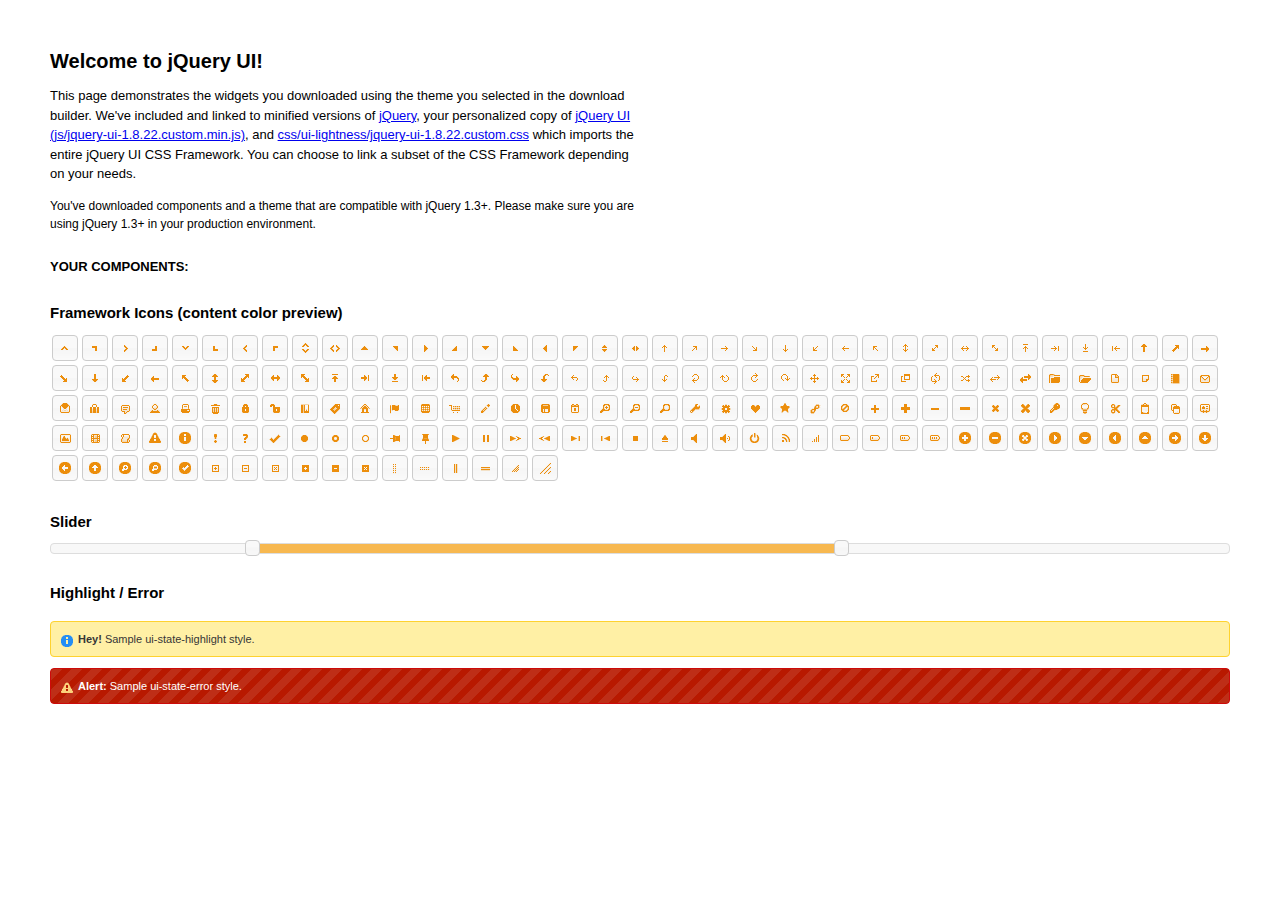
<file: js/jquery-UI/index.html>
<!DOCTYPE html>
<html>
	<head>
		<meta http-equiv="Content-Type" content="text/html; charset=iso-8859-1" />
		<title>jQuery UI Example Page</title>
		<link type="text/css" href="css/ui-lightness/jquery-ui-1.8.22.custom.css" rel="stylesheet" />
		<script type="text/javascript" src="js/jquery-1.7.2.min.js"></script>
		<script type="text/javascript" src="js/jquery-ui-1.8.22.custom.min.js"></script>
		<script type="text/javascript">
			$(function(){

				// Slider
				$('#slider').slider({
					range: true,
					values: [17, 67]
				});

				//hover states on the static widgets
				$('#dialog_link, ul#icons li').hover(
					function() { $(this).addClass('ui-state-hover'); },
					function() { $(this).removeClass('ui-state-hover'); }
				);

			});
		</script>
		<style type="text/css">
			/*demo page css*/
			body{ font: 62.5% "Trebuchet MS", sans-serif; margin: 50px;}
			.demoHeaders { margin-top: 2em; }
			#dialog_link {padding: .4em 1em .4em 20px;text-decoration: none;position: relative;}
			#dialog_link span.ui-icon {margin: 0 5px 0 0;position: absolute;left: .2em;top: 50%;margin-top: -8px;}
			ul#icons {margin: 0; padding: 0;}
			ul#icons li {margin: 2px; position: relative; padding: 4px 0; cursor: pointer; float: left;  list-style: none;}
			ul#icons span.ui-icon {float: left; margin: 0 4px;}
		</style>
	</head>
	<body>
	<h1>Welcome to jQuery UI!</h1>
	<p style="font-size: 1.3em; line-height: 1.5; margin: 1em 0; width: 50%;">This page demonstrates the widgets you downloaded using the theme you selected in the download builder. We've included and linked to minified versions of <a href="js/jquery-1.7.2.min.js">jQuery</a>, your personalized copy of <a href="js/jquery-ui-1.8.22.custom.min.js">jQuery UI (js/jquery-ui-1.8.22.custom.min.js)</a>, and <a href="css/ui-lightness/jquery-ui-1.8.22.custom.css">css/ui-lightness/jquery-ui-1.8.22.custom.css</a> which imports the entire jQuery UI CSS Framework. You can choose to link a subset of the CSS Framework depending on your needs. </p>
	<p style="font-size: 1.2em; line-height: 1.5; margin: 1em 0; width: 50%;">You've downloaded components and a theme that are compatible with jQuery 1.3+. Please make sure you are using jQuery 1.3+ in your production environment.</p>

	<p style="font-weight: bold; margin: 2em 0 1em; font-size: 1.3em;">YOUR COMPONENTS:</p>


		<h2 class="demoHeaders">Framework Icons (content color preview)</h2>
		<ul id="icons" class="ui-widget ui-helper-clearfix">

		<li class="ui-state-default ui-corner-all" title=".ui-icon-carat-1-n"><span class="ui-icon ui-icon-carat-1-n"></span></li>
		<li class="ui-state-default ui-corner-all" title=".ui-icon-carat-1-ne"><span class="ui-icon ui-icon-carat-1-ne"></span></li>
		<li class="ui-state-default ui-corner-all" title=".ui-icon-carat-1-e"><span class="ui-icon ui-icon-carat-1-e"></span></li>

		<li class="ui-state-default ui-corner-all" title=".ui-icon-carat-1-se"><span class="ui-icon ui-icon-carat-1-se"></span></li>
		<li class="ui-state-default ui-corner-all" title=".ui-icon-carat-1-s"><span class="ui-icon ui-icon-carat-1-s"></span></li>
		<li class="ui-state-default ui-corner-all" title=".ui-icon-carat-1-sw"><span class="ui-icon ui-icon-carat-1-sw"></span></li>
		<li class="ui-state-default ui-corner-all" title=".ui-icon-carat-1-w"><span class="ui-icon ui-icon-carat-1-w"></span></li>
		<li class="ui-state-default ui-corner-all" title=".ui-icon-carat-1-nw"><span class="ui-icon ui-icon-carat-1-nw"></span></li>
		<li class="ui-state-default ui-corner-all" title=".ui-icon-carat-2-n-s"><span class="ui-icon ui-icon-carat-2-n-s"></span></li>
		<li class="ui-state-default ui-corner-all" title=".ui-icon-carat-2-e-w"><span class="ui-icon ui-icon-carat-2-e-w"></span></li>
		<li class="ui-state-default ui-corner-all" title=".ui-icon-triangle-1-n"><span class="ui-icon ui-icon-triangle-1-n"></span></li>
		<li class="ui-state-default ui-corner-all" title=".ui-icon-triangle-1-ne"><span class="ui-icon ui-icon-triangle-1-ne"></span></li>

		<li class="ui-state-default ui-corner-all" title=".ui-icon-triangle-1-e"><span class="ui-icon ui-icon-triangle-1-e"></span></li>
		<li class="ui-state-default ui-corner-all" title=".ui-icon-triangle-1-se"><span class="ui-icon ui-icon-triangle-1-se"></span></li>
		<li class="ui-state-default ui-corner-all" title=".ui-icon-triangle-1-s"><span class="ui-icon ui-icon-triangle-1-s"></span></li>
		<li class="ui-state-default ui-corner-all" title=".ui-icon-triangle-1-sw"><span class="ui-icon ui-icon-triangle-1-sw"></span></li>
		<li class="ui-state-default ui-corner-all" title=".ui-icon-triangle-1-w"><span class="ui-icon ui-icon-triangle-1-w"></span></li>
		<li class="ui-state-default ui-corner-all" title=".ui-icon-triangle-1-nw"><span class="ui-icon ui-icon-triangle-1-nw"></span></li>
		<li class="ui-state-default ui-corner-all" title=".ui-icon-triangle-2-n-s"><span class="ui-icon ui-icon-triangle-2-n-s"></span></li>
		<li class="ui-state-default ui-corner-all" title=".ui-icon-triangle-2-e-w"><span class="ui-icon ui-icon-triangle-2-e-w"></span></li>
		<li class="ui-state-default ui-corner-all" title=".ui-icon-arrow-1-n"><span class="ui-icon ui-icon-arrow-1-n"></span></li>

		<li class="ui-state-default ui-corner-all" title=".ui-icon-arrow-1-ne"><span class="ui-icon ui-icon-arrow-1-ne"></span></li>
		<li class="ui-state-default ui-corner-all" title=".ui-icon-arrow-1-e"><span class="ui-icon ui-icon-arrow-1-e"></span></li>
		<li class="ui-state-default ui-corner-all" title=".ui-icon-arrow-1-se"><span class="ui-icon ui-icon-arrow-1-se"></span></li>
		<li class="ui-state-default ui-corner-all" title=".ui-icon-arrow-1-s"><span class="ui-icon ui-icon-arrow-1-s"></span></li>
		<li class="ui-state-default ui-corner-all" title=".ui-icon-arrow-1-sw"><span class="ui-icon ui-icon-arrow-1-sw"></span></li>
		<li class="ui-state-default ui-corner-all" title=".ui-icon-arrow-1-w"><span class="ui-icon ui-icon-arrow-1-w"></span></li>
		<li class="ui-state-default ui-corner-all" title=".ui-icon-arrow-1-nw"><span class="ui-icon ui-icon-arrow-1-nw"></span></li>
		<li class="ui-state-default ui-corner-all" title=".ui-icon-arrow-2-n-s"><span class="ui-icon ui-icon-arrow-2-n-s"></span></li>
		<li class="ui-state-default ui-corner-all" title=".ui-icon-arrow-2-ne-sw"><span class="ui-icon ui-icon-arrow-2-ne-sw"></span></li>

		<li class="ui-state-default ui-corner-all" title=".ui-icon-arrow-2-e-w"><span class="ui-icon ui-icon-arrow-2-e-w"></span></li>
		<li class="ui-state-default ui-corner-all" title=".ui-icon-arrow-2-se-nw"><span class="ui-icon ui-icon-arrow-2-se-nw"></span></li>
		<li class="ui-state-default ui-corner-all" title=".ui-icon-arrowstop-1-n"><span class="ui-icon ui-icon-arrowstop-1-n"></span></li>
		<li class="ui-state-default ui-corner-all" title=".ui-icon-arrowstop-1-e"><span class="ui-icon ui-icon-arrowstop-1-e"></span></li>
		<li class="ui-state-default ui-corner-all" title=".ui-icon-arrowstop-1-s"><span class="ui-icon ui-icon-arrowstop-1-s"></span></li>
		<li class="ui-state-default ui-corner-all" title=".ui-icon-arrowstop-1-w"><span class="ui-icon ui-icon-arrowstop-1-w"></span></li>
		<li class="ui-state-default ui-corner-all" title=".ui-icon-arrowthick-1-n"><span class="ui-icon ui-icon-arrowthick-1-n"></span></li>
		<li class="ui-state-default ui-corner-all" title=".ui-icon-arrowthick-1-ne"><span class="ui-icon ui-icon-arrowthick-1-ne"></span></li>
		<li class="ui-state-default ui-corner-all" title=".ui-icon-arrowthick-1-e"><span class="ui-icon ui-icon-arrowthick-1-e"></span></li>

		<li class="ui-state-default ui-corner-all" title=".ui-icon-arrowthick-1-se"><span class="ui-icon ui-icon-arrowthick-1-se"></span></li>
		<li class="ui-state-default ui-corner-all" title=".ui-icon-arrowthick-1-s"><span class="ui-icon ui-icon-arrowthick-1-s"></span></li>
		<li class="ui-state-default ui-corner-all" title=".ui-icon-arrowthick-1-sw"><span class="ui-icon ui-icon-arrowthick-1-sw"></span></li>
		<li class="ui-state-default ui-corner-all" title=".ui-icon-arrowthick-1-w"><span class="ui-icon ui-icon-arrowthick-1-w"></span></li>
		<li class="ui-state-default ui-corner-all" title=".ui-icon-arrowthick-1-nw"><span class="ui-icon ui-icon-arrowthick-1-nw"></span></li>
		<li class="ui-state-default ui-corner-all" title=".ui-icon-arrowthick-2-n-s"><span class="ui-icon ui-icon-arrowthick-2-n-s"></span></li>
		<li class="ui-state-default ui-corner-all" title=".ui-icon-arrowthick-2-ne-sw"><span class="ui-icon ui-icon-arrowthick-2-ne-sw"></span></li>
		<li class="ui-state-default ui-corner-all" title=".ui-icon-arrowthick-2-e-w"><span class="ui-icon ui-icon-arrowthick-2-e-w"></span></li>
		<li class="ui-state-default ui-corner-all" title=".ui-icon-arrowthick-2-se-nw"><span class="ui-icon ui-icon-arrowthick-2-se-nw"></span></li>

		<li class="ui-state-default ui-corner-all" title=".ui-icon-arrowthickstop-1-n"><span class="ui-icon ui-icon-arrowthickstop-1-n"></span></li>
		<li class="ui-state-default ui-corner-all" title=".ui-icon-arrowthickstop-1-e"><span class="ui-icon ui-icon-arrowthickstop-1-e"></span></li>
		<li class="ui-state-default ui-corner-all" title=".ui-icon-arrowthickstop-1-s"><span class="ui-icon ui-icon-arrowthickstop-1-s"></span></li>
		<li class="ui-state-default ui-corner-all" title=".ui-icon-arrowthickstop-1-w"><span class="ui-icon ui-icon-arrowthickstop-1-w"></span></li>
		<li class="ui-state-default ui-corner-all" title=".ui-icon-arrowreturnthick-1-w"><span class="ui-icon ui-icon-arrowreturnthick-1-w"></span></li>
		<li class="ui-state-default ui-corner-all" title=".ui-icon-arrowreturnthick-1-n"><span class="ui-icon ui-icon-arrowreturnthick-1-n"></span></li>
		<li class="ui-state-default ui-corner-all" title=".ui-icon-arrowreturnthick-1-e"><span class="ui-icon ui-icon-arrowreturnthick-1-e"></span></li>
		<li class="ui-state-default ui-corner-all" title=".ui-icon-arrowreturnthick-1-s"><span class="ui-icon ui-icon-arrowreturnthick-1-s"></span></li>
		<li class="ui-state-default ui-corner-all" title=".ui-icon-arrowreturn-1-w"><span class="ui-icon ui-icon-arrowreturn-1-w"></span></li>

		<li class="ui-state-default ui-corner-all" title=".ui-icon-arrowreturn-1-n"><span class="ui-icon ui-icon-arrowreturn-1-n"></span></li>
		<li class="ui-state-default ui-corner-all" title=".ui-icon-arrowreturn-1-e"><span class="ui-icon ui-icon-arrowreturn-1-e"></span></li>
		<li class="ui-state-default ui-corner-all" title=".ui-icon-arrowreturn-1-s"><span class="ui-icon ui-icon-arrowreturn-1-s"></span></li>
		<li class="ui-state-default ui-corner-all" title=".ui-icon-arrowrefresh-1-w"><span class="ui-icon ui-icon-arrowrefresh-1-w"></span></li>
		<li class="ui-state-default ui-corner-all" title=".ui-icon-arrowrefresh-1-n"><span class="ui-icon ui-icon-arrowrefresh-1-n"></span></li>
		<li class="ui-state-default ui-corner-all" title=".ui-icon-arrowrefresh-1-e"><span class="ui-icon ui-icon-arrowrefresh-1-e"></span></li>
		<li class="ui-state-default ui-corner-all" title=".ui-icon-arrowrefresh-1-s"><span class="ui-icon ui-icon-arrowrefresh-1-s"></span></li>
		<li class="ui-state-default ui-corner-all" title=".ui-icon-arrow-4"><span class="ui-icon ui-icon-arrow-4"></span></li>
		<li class="ui-state-default ui-corner-all" title=".ui-icon-arrow-4-diag"><span class="ui-icon ui-icon-arrow-4-diag"></span></li>

		<li class="ui-state-default ui-corner-all" title=".ui-icon-extlink"><span class="ui-icon ui-icon-extlink"></span></li>
		<li class="ui-state-default ui-corner-all" title=".ui-icon-newwin"><span class="ui-icon ui-icon-newwin"></span></li>
		<li class="ui-state-default ui-corner-all" title=".ui-icon-refresh"><span class="ui-icon ui-icon-refresh"></span></li>
		<li class="ui-state-default ui-corner-all" title=".ui-icon-shuffle"><span class="ui-icon ui-icon-shuffle"></span></li>
		<li class="ui-state-default ui-corner-all" title=".ui-icon-transfer-e-w"><span class="ui-icon ui-icon-transfer-e-w"></span></li>
		<li class="ui-state-default ui-corner-all" title=".ui-icon-transferthick-e-w"><span class="ui-icon ui-icon-transferthick-e-w"></span></li>
		<li class="ui-state-default ui-corner-all" title=".ui-icon-folder-collapsed"><span class="ui-icon ui-icon-folder-collapsed"></span></li>
		<li class="ui-state-default ui-corner-all" title=".ui-icon-folder-open"><span class="ui-icon ui-icon-folder-open"></span></li>
		<li class="ui-state-default ui-corner-all" title=".ui-icon-document"><span class="ui-icon ui-icon-document"></span></li>

		<li class="ui-state-default ui-corner-all" title=".ui-icon-document-b"><span class="ui-icon ui-icon-document-b"></span></li>
		<li class="ui-state-default ui-corner-all" title=".ui-icon-note"><span class="ui-icon ui-icon-note"></span></li>
		<li class="ui-state-default ui-corner-all" title=".ui-icon-mail-closed"><span class="ui-icon ui-icon-mail-closed"></span></li>
		<li class="ui-state-default ui-corner-all" title=".ui-icon-mail-open"><span class="ui-icon ui-icon-mail-open"></span></li>
		<li class="ui-state-default ui-corner-all" title=".ui-icon-suitcase"><span class="ui-icon ui-icon-suitcase"></span></li>
		<li class="ui-state-default ui-corner-all" title=".ui-icon-comment"><span class="ui-icon ui-icon-comment"></span></li>
		<li class="ui-state-default ui-corner-all" title=".ui-icon-person"><span class="ui-icon ui-icon-person"></span></li>
		<li class="ui-state-default ui-corner-all" title=".ui-icon-print"><span class="ui-icon ui-icon-print"></span></li>
		<li class="ui-state-default ui-corner-all" title=".ui-icon-trash"><span class="ui-icon ui-icon-trash"></span></li>

		<li class="ui-state-default ui-corner-all" title=".ui-icon-locked"><span class="ui-icon ui-icon-locked"></span></li>
		<li class="ui-state-default ui-corner-all" title=".ui-icon-unlocked"><span class="ui-icon ui-icon-unlocked"></span></li>
		<li class="ui-state-default ui-corner-all" title=".ui-icon-bookmark"><span class="ui-icon ui-icon-bookmark"></span></li>
		<li class="ui-state-default ui-corner-all" title=".ui-icon-tag"><span class="ui-icon ui-icon-tag"></span></li>
		<li class="ui-state-default ui-corner-all" title=".ui-icon-home"><span class="ui-icon ui-icon-home"></span></li>
		<li class="ui-state-default ui-corner-all" title=".ui-icon-flag"><span class="ui-icon ui-icon-flag"></span></li>
		<li class="ui-state-default ui-corner-all" title=".ui-icon-calculator"><span class="ui-icon ui-icon-calculator"></span></li>
		<li class="ui-state-default ui-corner-all" title=".ui-icon-cart"><span class="ui-icon ui-icon-cart"></span></li>
		<li class="ui-state-default ui-corner-all" title=".ui-icon-pencil"><span class="ui-icon ui-icon-pencil"></span></li>

		<li class="ui-state-default ui-corner-all" title=".ui-icon-clock"><span class="ui-icon ui-icon-clock"></span></li>
		<li class="ui-state-default ui-corner-all" title=".ui-icon-disk"><span class="ui-icon ui-icon-disk"></span></li>
		<li class="ui-state-default ui-corner-all" title=".ui-icon-calendar"><span class="ui-icon ui-icon-calendar"></span></li>
		<li class="ui-state-default ui-corner-all" title=".ui-icon-zoomin"><span class="ui-icon ui-icon-zoomin"></span></li>
		<li class="ui-state-default ui-corner-all" title=".ui-icon-zoomout"><span class="ui-icon ui-icon-zoomout"></span></li>
		<li class="ui-state-default ui-corner-all" title=".ui-icon-search"><span class="ui-icon ui-icon-search"></span></li>
		<li class="ui-state-default ui-corner-all" title=".ui-icon-wrench"><span class="ui-icon ui-icon-wrench"></span></li>
		<li class="ui-state-default ui-corner-all" title=".ui-icon-gear"><span class="ui-icon ui-icon-gear"></span></li>
		<li class="ui-state-default ui-corner-all" title=".ui-icon-heart"><span class="ui-icon ui-icon-heart"></span></li>

		<li class="ui-state-default ui-corner-all" title=".ui-icon-star"><span class="ui-icon ui-icon-star"></span></li>
		<li class="ui-state-default ui-corner-all" title=".ui-icon-link"><span class="ui-icon ui-icon-link"></span></li>
		<li class="ui-state-default ui-corner-all" title=".ui-icon-cancel"><span class="ui-icon ui-icon-cancel"></span></li>
		<li class="ui-state-default ui-corner-all" title=".ui-icon-plus"><span class="ui-icon ui-icon-plus"></span></li>
		<li class="ui-state-default ui-corner-all" title=".ui-icon-plusthick"><span class="ui-icon ui-icon-plusthick"></span></li>
		<li class="ui-state-default ui-corner-all" title=".ui-icon-minus"><span class="ui-icon ui-icon-minus"></span></li>
		<li class="ui-state-default ui-corner-all" title=".ui-icon-minusthick"><span class="ui-icon ui-icon-minusthick"></span></li>
		<li class="ui-state-default ui-corner-all" title=".ui-icon-close"><span class="ui-icon ui-icon-close"></span></li>
		<li class="ui-state-default ui-corner-all" title=".ui-icon-closethick"><span class="ui-icon ui-icon-closethick"></span></li>

		<li class="ui-state-default ui-corner-all" title=".ui-icon-key"><span class="ui-icon ui-icon-key"></span></li>
		<li class="ui-state-default ui-corner-all" title=".ui-icon-lightbulb"><span class="ui-icon ui-icon-lightbulb"></span></li>
		<li class="ui-state-default ui-corner-all" title=".ui-icon-scissors"><span class="ui-icon ui-icon-scissors"></span></li>
		<li class="ui-state-default ui-corner-all" title=".ui-icon-clipboard"><span class="ui-icon ui-icon-clipboard"></span></li>
		<li class="ui-state-default ui-corner-all" title=".ui-icon-copy"><span class="ui-icon ui-icon-copy"></span></li>
		<li class="ui-state-default ui-corner-all" title=".ui-icon-contact"><span class="ui-icon ui-icon-contact"></span></li>
		<li class="ui-state-default ui-corner-all" title=".ui-icon-image"><span class="ui-icon ui-icon-image"></span></li>
		<li class="ui-state-default ui-corner-all" title=".ui-icon-video"><span class="ui-icon ui-icon-video"></span></li>
		<li class="ui-state-default ui-corner-all" title=".ui-icon-script"><span class="ui-icon ui-icon-script"></span></li>
		<li class="ui-state-default ui-corner-all" title=".ui-icon-alert"><span class="ui-icon ui-icon-alert"></span></li>

		<li class="ui-state-default ui-corner-all" title=".ui-icon-info"><span class="ui-icon ui-icon-info"></span></li>
		<li class="ui-state-default ui-corner-all" title=".ui-icon-notice"><span class="ui-icon ui-icon-notice"></span></li>
		<li class="ui-state-default ui-corner-all" title=".ui-icon-help"><span class="ui-icon ui-icon-help"></span></li>
		<li class="ui-state-default ui-corner-all" title=".ui-icon-check"><span class="ui-icon ui-icon-check"></span></li>
		<li class="ui-state-default ui-corner-all" title=".ui-icon-bullet"><span class="ui-icon ui-icon-bullet"></span></li>
		<li class="ui-state-default ui-corner-all" title=".ui-icon-radio-off"><span class="ui-icon ui-icon-radio-off"></span></li>
		<li class="ui-state-default ui-corner-all" title=".ui-icon-radio-on"><span class="ui-icon ui-icon-radio-on"></span></li>
		<li class="ui-state-default ui-corner-all" title=".ui-icon-pin-w"><span class="ui-icon ui-icon-pin-w"></span></li>
		<li class="ui-state-default ui-corner-all" title=".ui-icon-pin-s"><span class="ui-icon ui-icon-pin-s"></span></li>
		<li class="ui-state-default ui-corner-all" title=".ui-icon-play"><span class="ui-icon ui-icon-play"></span></li>
		<li class="ui-state-default ui-corner-all" title=".ui-icon-pause"><span class="ui-icon ui-icon-pause"></span></li>

		<li class="ui-state-default ui-corner-all" title=".ui-icon-seek-next"><span class="ui-icon ui-icon-seek-next"></span></li>
		<li class="ui-state-default ui-corner-all" title=".ui-icon-seek-prev"><span class="ui-icon ui-icon-seek-prev"></span></li>
		<li class="ui-state-default ui-corner-all" title=".ui-icon-seek-end"><span class="ui-icon ui-icon-seek-end"></span></li>
		<li class="ui-state-default ui-corner-all" title=".ui-icon-seek-first"><span class="ui-icon ui-icon-seek-first"></span></li>
		<li class="ui-state-default ui-corner-all" title=".ui-icon-stop"><span class="ui-icon ui-icon-stop"></span></li>
		<li class="ui-state-default ui-corner-all" title=".ui-icon-eject"><span class="ui-icon ui-icon-eject"></span></li>
		<li class="ui-state-default ui-corner-all" title=".ui-icon-volume-off"><span class="ui-icon ui-icon-volume-off"></span></li>
		<li class="ui-state-default ui-corner-all" title=".ui-icon-volume-on"><span class="ui-icon ui-icon-volume-on"></span></li>
		<li class="ui-state-default ui-corner-all" title=".ui-icon-power"><span class="ui-icon ui-icon-power"></span></li>

		<li class="ui-state-default ui-corner-all" title=".ui-icon-signal-diag"><span class="ui-icon ui-icon-signal-diag"></span></li>
		<li class="ui-state-default ui-corner-all" title=".ui-icon-signal"><span class="ui-icon ui-icon-signal"></span></li>
		<li class="ui-state-default ui-corner-all" title=".ui-icon-battery-0"><span class="ui-icon ui-icon-battery-0"></span></li>
		<li class="ui-state-default ui-corner-all" title=".ui-icon-battery-1"><span class="ui-icon ui-icon-battery-1"></span></li>
		<li class="ui-state-default ui-corner-all" title=".ui-icon-battery-2"><span class="ui-icon ui-icon-battery-2"></span></li>
		<li class="ui-state-default ui-corner-all" title=".ui-icon-battery-3"><span class="ui-icon ui-icon-battery-3"></span></li>
		<li class="ui-state-default ui-corner-all" title=".ui-icon-circle-plus"><span class="ui-icon ui-icon-circle-plus"></span></li>
		<li class="ui-state-default ui-corner-all" title=".ui-icon-circle-minus"><span class="ui-icon ui-icon-circle-minus"></span></li>
		<li class="ui-state-default ui-corner-all" title=".ui-icon-circle-close"><span class="ui-icon ui-icon-circle-close"></span></li>

		<li class="ui-state-default ui-corner-all" title=".ui-icon-circle-triangle-e"><span class="ui-icon ui-icon-circle-triangle-e"></span></li>
		<li class="ui-state-default ui-corner-all" title=".ui-icon-circle-triangle-s"><span class="ui-icon ui-icon-circle-triangle-s"></span></li>
		<li class="ui-state-default ui-corner-all" title=".ui-icon-circle-triangle-w"><span class="ui-icon ui-icon-circle-triangle-w"></span></li>
		<li class="ui-state-default ui-corner-all" title=".ui-icon-circle-triangle-n"><span class="ui-icon ui-icon-circle-triangle-n"></span></li>
		<li class="ui-state-default ui-corner-all" title=".ui-icon-circle-arrow-e"><span class="ui-icon ui-icon-circle-arrow-e"></span></li>
		<li class="ui-state-default ui-corner-all" title=".ui-icon-circle-arrow-s"><span class="ui-icon ui-icon-circle-arrow-s"></span></li>
		<li class="ui-state-default ui-corner-all" title=".ui-icon-circle-arrow-w"><span class="ui-icon ui-icon-circle-arrow-w"></span></li>
		<li class="ui-state-default ui-corner-all" title=".ui-icon-circle-arrow-n"><span class="ui-icon ui-icon-circle-arrow-n"></span></li>
		<li class="ui-state-default ui-corner-all" title=".ui-icon-circle-zoomin"><span class="ui-icon ui-icon-circle-zoomin"></span></li>

		<li class="ui-state-default ui-corner-all" title=".ui-icon-circle-zoomout"><span class="ui-icon ui-icon-circle-zoomout"></span></li>
		<li class="ui-state-default ui-corner-all" title=".ui-icon-circle-check"><span class="ui-icon ui-icon-circle-check"></span></li>
		<li class="ui-state-default ui-corner-all" title=".ui-icon-circlesmall-plus"><span class="ui-icon ui-icon-circlesmall-plus"></span></li>
		<li class="ui-state-default ui-corner-all" title=".ui-icon-circlesmall-minus"><span class="ui-icon ui-icon-circlesmall-minus"></span></li>
		<li class="ui-state-default ui-corner-all" title=".ui-icon-circlesmall-close"><span class="ui-icon ui-icon-circlesmall-close"></span></li>
		<li class="ui-state-default ui-corner-all" title=".ui-icon-squaresmall-plus"><span class="ui-icon ui-icon-squaresmall-plus"></span></li>
		<li class="ui-state-default ui-corner-all" title=".ui-icon-squaresmall-minus"><span class="ui-icon ui-icon-squaresmall-minus"></span></li>
		<li class="ui-state-default ui-corner-all" title=".ui-icon-squaresmall-close"><span class="ui-icon ui-icon-squaresmall-close"></span></li>
		<li class="ui-state-default ui-corner-all" title=".ui-icon-grip-dotted-vertical"><span class="ui-icon ui-icon-grip-dotted-vertical"></span></li>

		<li class="ui-state-default ui-corner-all" title=".ui-icon-grip-dotted-horizontal"><span class="ui-icon ui-icon-grip-dotted-horizontal"></span></li>
		<li class="ui-state-default ui-corner-all" title=".ui-icon-grip-solid-vertical"><span class="ui-icon ui-icon-grip-solid-vertical"></span></li>
		<li class="ui-state-default ui-corner-all" title=".ui-icon-grip-solid-horizontal"><span class="ui-icon ui-icon-grip-solid-horizontal"></span></li>
		<li class="ui-state-default ui-corner-all" title=".ui-icon-gripsmall-diagonal-se"><span class="ui-icon ui-icon-gripsmall-diagonal-se"></span></li>
		<li class="ui-state-default ui-corner-all" title=".ui-icon-grip-diagonal-se"><span class="ui-icon ui-icon-grip-diagonal-se"></span></li>
		</ul>


		<!-- Slider -->
		<h2 class="demoHeaders">Slider</h2>
		<div id="slider"></div>

		<!-- Highlight / Error -->
		<h2 class="demoHeaders">Highlight / Error</h2>
		<div class="ui-widget">
			<div class="ui-state-highlight ui-corner-all" style="margin-top: 20px; padding: 0 .7em;">
				<p><span class="ui-icon ui-icon-info" style="float: left; margin-right: .3em;"></span>
				<strong>Hey!</strong> Sample ui-state-highlight style.</p>
			</div>
		</div>
		<br/>
		<div class="ui-widget">
			<div class="ui-state-error ui-corner-all" style="padding: 0 .7em;">
				<p><span class="ui-icon ui-icon-alert" style="float: left; margin-right: .3em;"></span>
				<strong>Alert:</strong> Sample ui-state-error style.</p>
			</div>
		</div>

	</body>
</html>
</file>
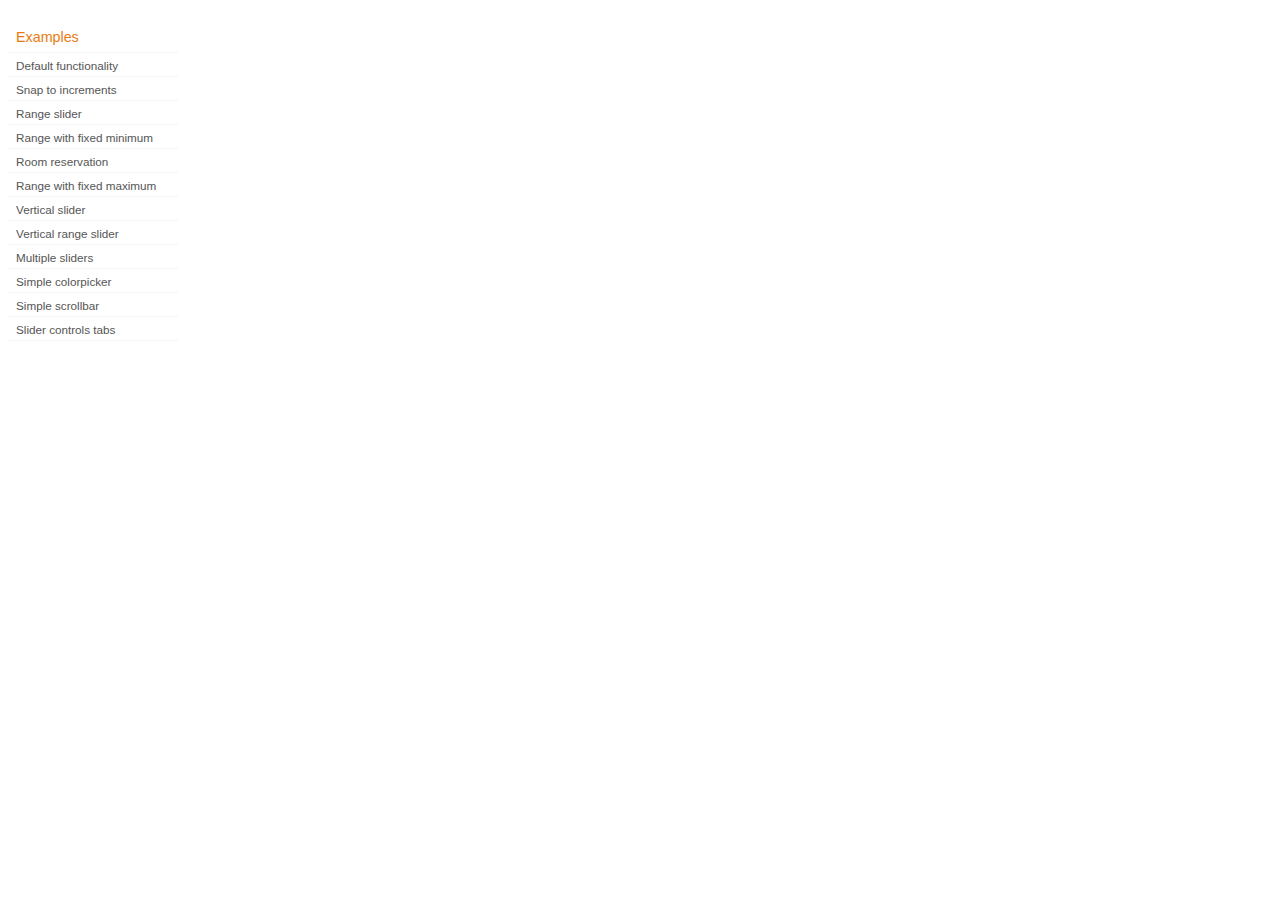
<file: js/jquery-UI/development-bundle/demos/slider/index.html>
<!DOCTYPE html>
<html lang="en">
<head>
	<meta charset="utf-8">
	<title>jQuery UI Slider Demos</title>
	<link rel="stylesheet" href="../demos.css">
</head>
<body>

<div class="demos-nav">
	<h4>Examples</h4>
	<ul>
		<li class="demo-config-on"><a href="default.html">Default functionality</a></li>
		<li><a href="steps.html">Snap to increments</a></li>
		<li><a href="range.html">Range slider</a></li>
		<li><a href="rangemin.html">Range with fixed minimum</a></li>
		<li><a href="hotelrooms.html">Room reservation</a></li>
		<li><a href="rangemax.html">Range with fixed maximum</a></li>
		<li><a href="slider-vertical.html">Vertical slider</a></li>
		<li><a href="range-vertical.html">Vertical range slider</a></li>
		<li><a href="multiple-vertical.html">Multiple sliders</a></li>
		<li><a href="colorpicker.html">Simple colorpicker</a></li>
		<li><a href="side-scroll.html">Simple scrollbar</a></li>
		<li><a href="tabs.html">Slider controls tabs</a></li>
	</ul>
</div>

</body>
</html>
</file>
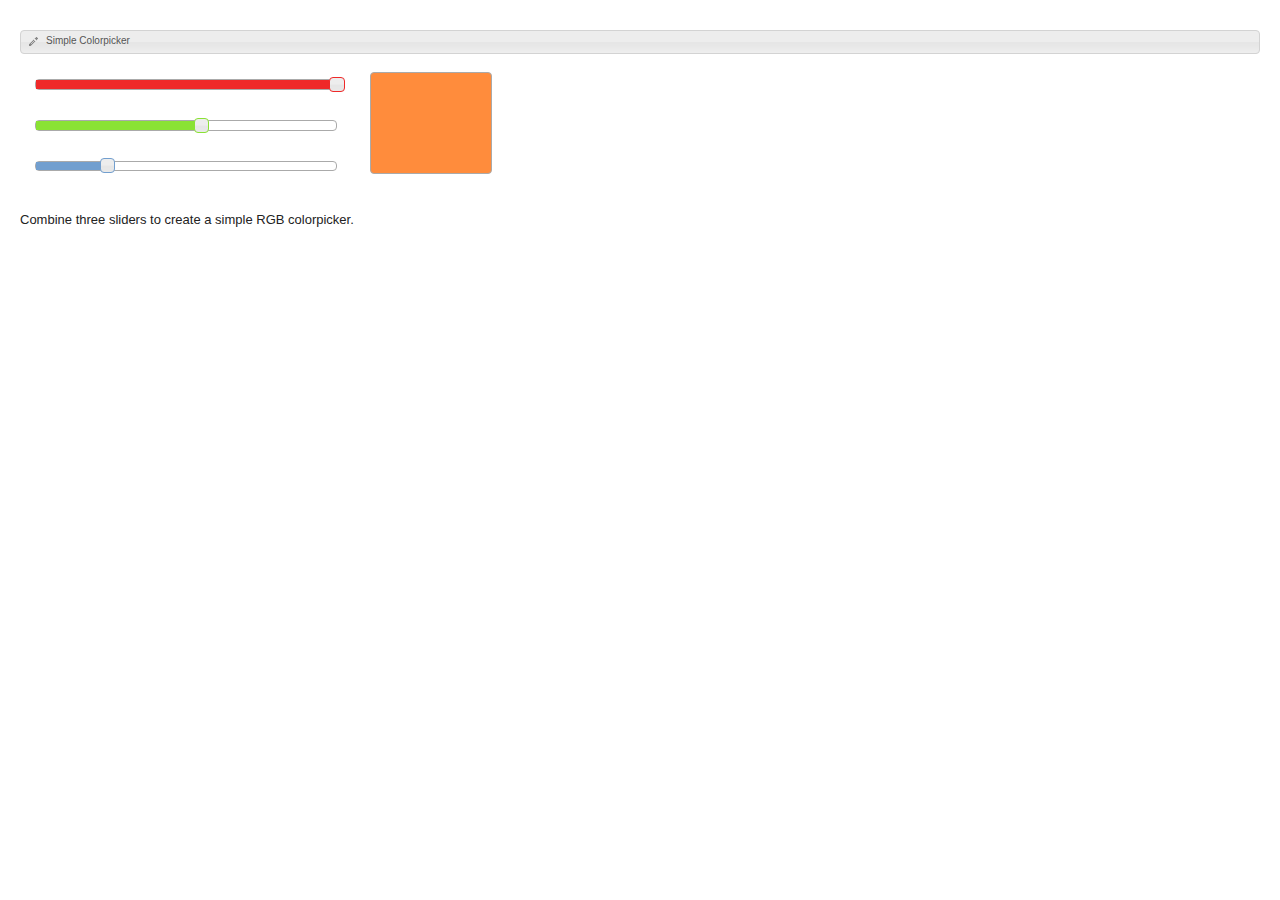
<file: js/jquery-UI/development-bundle/demos/slider/colorpicker.html>
<!DOCTYPE html>
<html lang="en">
<head>
	<meta charset="utf-8">
	<title>jQuery UI Slider - Colorpicker</title>
	<link rel="stylesheet" href="../../themes/base/jquery.ui.all.css">
	<script src="../../jquery-1.7.2.js"></script>
	<script src="../../ui/jquery.ui.core.js"></script>
	<script src="../../ui/jquery.ui.widget.js"></script>
	<script src="../../ui/jquery.ui.mouse.js"></script>
	<script src="../../ui/jquery.ui.slider.js"></script>
	<link rel="stylesheet" href="../demos.css">
	<style>
	#red, #green, #blue {
		float: left;
		clear: left;
		width: 300px;
		margin: 15px;
	}
	#swatch {
		width: 120px;
		height: 100px;
		margin-top: 18px;
		margin-left: 350px;
		background-image: none;
	}
	#red .ui-slider-range { background: #ef2929; }
	#red .ui-slider-handle { border-color: #ef2929; }
	#green .ui-slider-range { background: #8ae234; }
	#green .ui-slider-handle { border-color: #8ae234; }
	#blue .ui-slider-range { background: #729fcf; }
	#blue .ui-slider-handle { border-color: #729fcf; }
	#demo-frame > div.demo { padding: 10px !important; };
	</style>
	<script>
	function hexFromRGB(r, g, b) {
		var hex = [
			r.toString( 16 ),
			g.toString( 16 ),
			b.toString( 16 )
		];
		$.each( hex, function( nr, val ) {
			if ( val.length === 1 ) {
				hex[ nr ] = "0" + val;
			}
		});
		return hex.join( "" ).toUpperCase();
	}
	function refreshSwatch() {
		var red = $( "#red" ).slider( "value" ),
			green = $( "#green" ).slider( "value" ),
			blue = $( "#blue" ).slider( "value" ),
			hex = hexFromRGB( red, green, blue );
		$( "#swatch" ).css( "background-color", "#" + hex );
	}
	$(function() {
		$( "#red, #green, #blue" ).slider({
			orientation: "horizontal",
			range: "min",
			max: 255,
			value: 127,
			slide: refreshSwatch,
			change: refreshSwatch
		});
		$( "#red" ).slider( "value", 255 );
		$( "#green" ).slider( "value", 140 );
		$( "#blue" ).slider( "value", 60 );
	});
	</script>
</head>
<body class="ui-widget-content" style="border:0;">

<div class="demo">

<p class="ui-state-default ui-corner-all ui-helper-clearfix" style="padding:4px;">
	<span class="ui-icon ui-icon-pencil" style="float:left; margin:-2px 5px 0 0;"></span>
	Simple Colorpicker
</p>

<div id="red"></div>
<div id="green"></div>
<div id="blue"></div>

<div id="swatch" class="ui-widget-content ui-corner-all"></div>

</div><!-- End demo -->



<div class="demo-description" style="clear:left;">
<p>Combine three sliders to create a simple RGB colorpicker.</p>
</div><!-- End demo-description -->

</body>
</html>
</file>
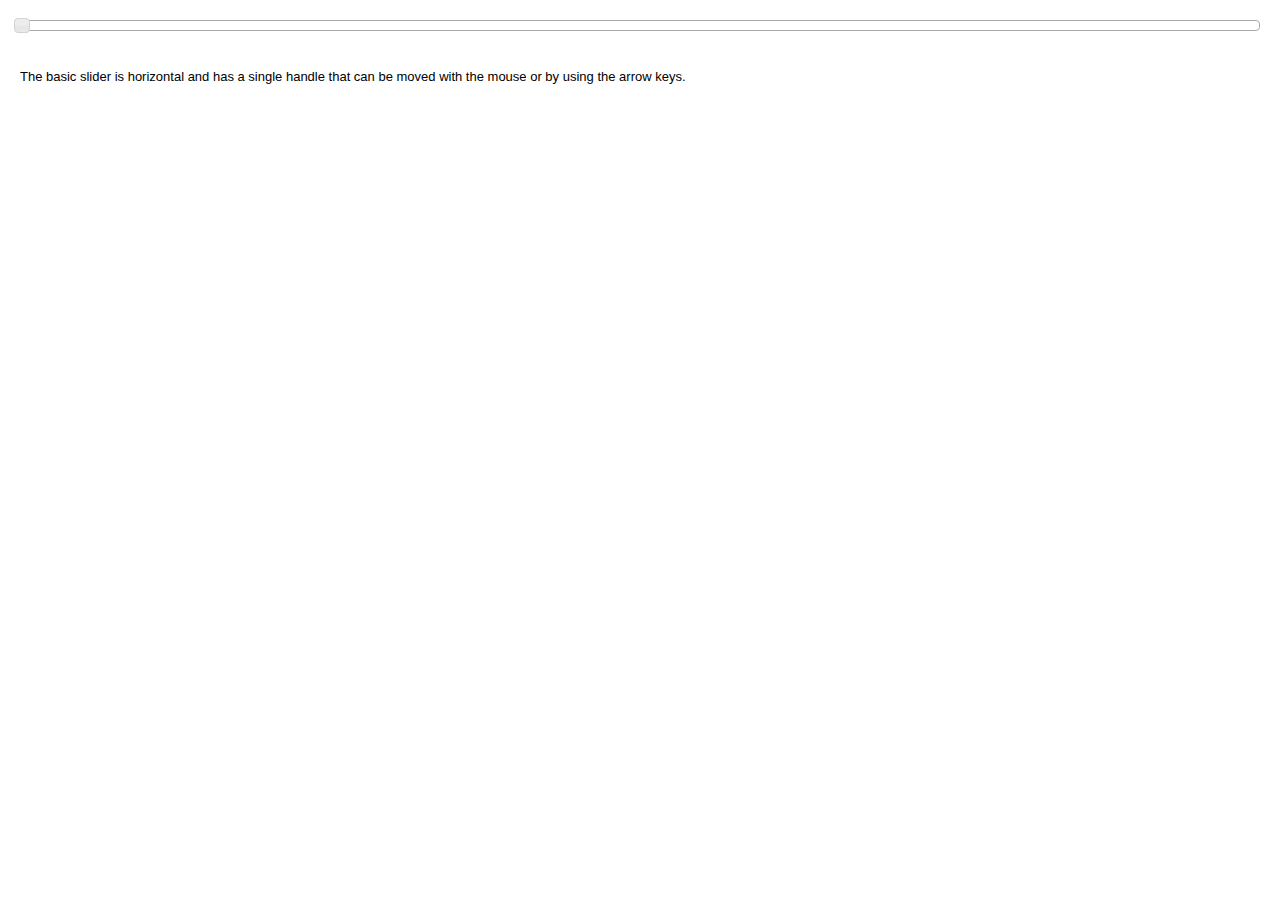
<file: js/jquery-UI/development-bundle/demos/slider/default.html>
<!DOCTYPE html>
<html lang="en">
<head>
	<meta charset="utf-8" >
	<title>jQuery UI Slider - Default functionality</title>
	<link rel="stylesheet" href="../../themes/base/jquery.ui.all.css">
	<script src="../../jquery-1.7.2.js"></script>
	<script src="../../ui/jquery.ui.core.js"></script>
	<script src="../../ui/jquery.ui.widget.js"></script>
	<script src="../../ui/jquery.ui.mouse.js"></script>
	<script src="../../ui/jquery.ui.slider.js"></script>
	<link rel="stylesheet" href="../demos.css">
	<style>
	#demo-frame > div.demo { padding: 10px !important; }
	</style>
	<script>
	$(function() {
		$( "#slider" ).slider();
	});
	</script>
</head>
<body>

<div class="demo">

<div id="slider"></div>

</div><!-- End demo -->



<div class="demo-description">
<p>The basic slider is horizontal and has a single handle that can be moved with the mouse or by using the arrow keys.</p>
</div><!-- End demo-description -->

</body>
</html>
</file>
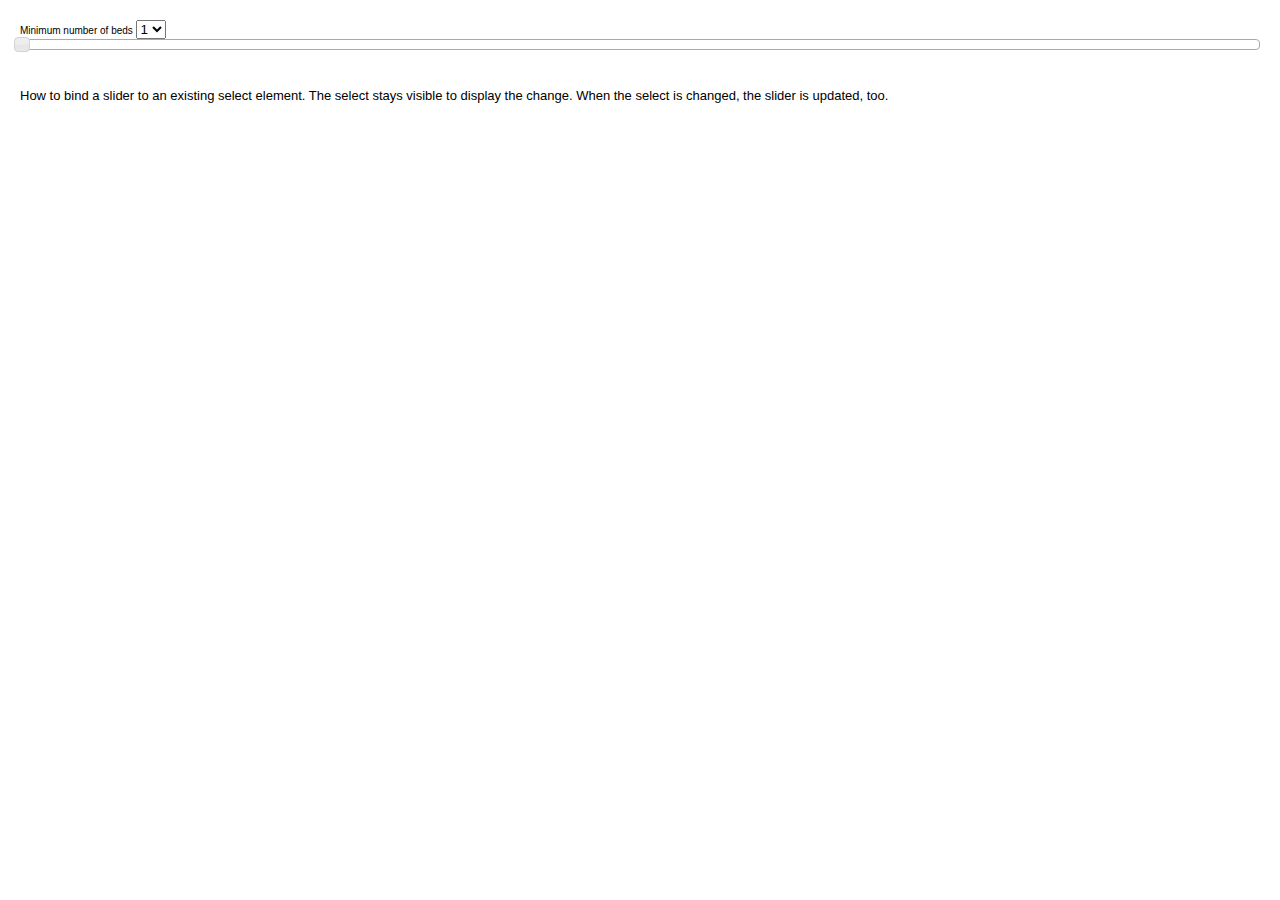
<file: js/jquery-UI/development-bundle/demos/slider/hotelrooms.html>
<!DOCTYPE html>
<html lang="en">
<head>
	<meta charset="utf-8">
	<title>jQuery UI Slider - Range with fixed minimum</title>
	<link rel="stylesheet" href="../../themes/base/jquery.ui.all.css">
	<script src="../../jquery-1.7.2.js"></script>
	<script src="../../ui/jquery.ui.core.js"></script>
	<script src="../../ui/jquery.ui.widget.js"></script>
	<script src="../../ui/jquery.ui.mouse.js"></script>
	<script src="../../ui/jquery.ui.slider.js"></script>
	<link rel="stylesheet" href="../demos.css">
	<style>
	#demo-frame > div.demo { padding: 10px !important; };
	</style>
	<script>
	$(function() {
		var select = $( "#minbeds" );
		var slider = $( "<div id='slider'></div>" ).insertAfter( select ).slider({
			min: 1,
			max: 6,
			range: "min",
			value: select[ 0 ].selectedIndex + 1,
			slide: function( event, ui ) {
				select[ 0 ].selectedIndex = ui.value - 1;
			}
		});
		$( "#minbeds" ).change(function() {
			slider.slider( "value", this.selectedIndex + 1 );
		});
	});
	</script>
</head>
<body>

<div class="demo">

<form id="reservation">
	<label for="minbeds">Minimum number of beds</label>
	<select name="minbeds" id="minbeds">
		<option>1</option>
		<option>2</option>
		<option>3</option>
		<option>4</option>
		<option>5</option>
		<option>6</option>
	</select>
</form>

</div><!-- End demo -->



<div class="demo-description">
<p>How to bind a slider to an existing select element. The select stays visible to display the change. When the select is changed, the slider is updated, too.</p>
</div><!-- End demo-description -->

</body>
</html>
</file>
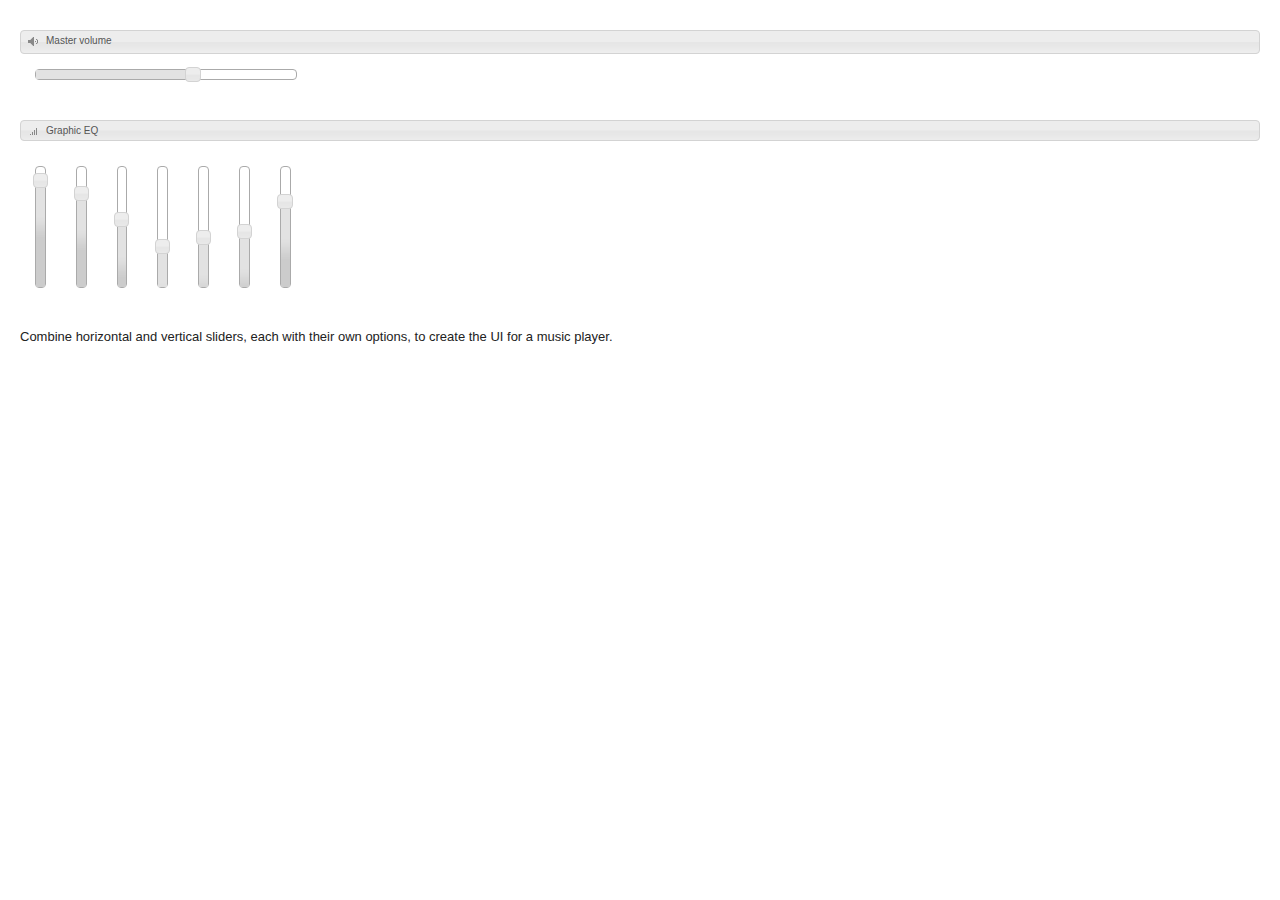
<file: js/jquery-UI/development-bundle/demos/slider/multiple-vertical.html>
<!DOCTYPE html>
<html lang="en">
<head>
	<meta charset="utf-8">
	<title>jQuery UI Slider - Multiple sliders</title>
	<link rel="stylesheet" href="../../themes/base/jquery.ui.all.css">
	<script src="../../jquery-1.7.2.js"></script>
	<script src="../../ui/jquery.ui.core.js"></script>
	<script src="../../ui/jquery.ui.widget.js"></script>
	<script src="../../ui/jquery.ui.mouse.js"></script>
	<script src="../../ui/jquery.ui.slider.js"></script>
	<link rel="stylesheet" href="../demos.css">
	<style>
	#demo-frame > div.demo { padding: 10px !important; }
	#eq span {
		height:120px; float:left; margin:15px
	}
	</style>
	<script>
	$(function() {
		// setup master volume
		$( "#master" ).slider({
			value: 60,
			orientation: "horizontal",
			range: "min",
			animate: true
		});
		// setup graphic EQ
		$( "#eq > span" ).each(function() {
			// read initial values from markup and remove that
			var value = parseInt( $( this ).text(), 10 );
			$( this ).empty().slider({
				value: value,
				range: "min",
				animate: true,
				orientation: "vertical"
			});
		});
	});
	</script>
</head>
<body class="ui-widget-content" style="border:0;">

<div class="demo">

<p class="ui-state-default ui-corner-all ui-helper-clearfix" style="padding:4px;">
	<span class="ui-icon ui-icon-volume-on" style="float:left; margin:-2px 5px 0 0;"></span>
	Master volume
</p>

<div id="master" style="width:260px; margin:15px;"></div>

<p class="ui-state-default ui-corner-all" style="padding:4px;margin-top:4em;">
	<span class="ui-icon ui-icon-signal" style="float:left; margin:-2px 5px 0 0;"></span>
	Graphic EQ
</p>

<div id="eq">
	<span>88</span>
	<span>77</span>
	<span>55</span>
	<span>33</span>
	<span>40</span>
	<span>45</span>
	<span>70</span>
</div>

</div><!-- End demo -->



<div class="demo-description" style="clear:left;">
<p>Combine horizontal and vertical sliders, each with their own options, to create the UI for a music player.</p>
</div><!-- End demo-description -->

</body>
</html>
</file>
<file: js/jquery-UI/development-bundle/demos/demos.css>
body {
	font-size: 62.5%;
}

table {
	font-size: 1em;
}

/* Site
   -------------------------------- */

body {
	font-family: "Trebuchet MS", "Helvetica", "Arial",  "Verdana", "sans-serif";
}

/* Layout
   -------------------------------- */

.layout-grid {
	width: 960px;
}

.layout-grid td {
	vertical-align: top;
}

.layout-grid td.left-nav {
	width: 140px;
}

.layout-grid td.normal {
	border-left: 1px solid #eee;
	padding: 20px 24px;
	font-family: "Trebuchet MS", "Helvetica", "Arial",  "Verdana", "sans-serif";
}

.layout-grid td.demos {
	background: url('/images/demos_bg.jpg') no-repeat;
	height: 337px;
	overflow: hidden;
}

/* Normal
   -------------------------------- */

.normal h3,
.normal h4 {
	margin: 0;
	font-weight: normal;
}

.normal h3 {
	padding: 0 0 9px;
	font-size: 1.8em;
}

.normal h4 {
	padding-bottom: 21px;
	border-bottom: 1px dashed #999;
	font-size: 1.2em;
	font-weight: bold;
}

.normal p {
	font-size: 1.2em;
}

/* Demos */

.demos-nav, .demos-nav dt, .demos-nav dd, .demos-nav ul, .demos-nav li {
	margin: 0;
	padding: 0
}

.demos-nav {
	float: left;
	width: 170px;
	font-size: 1.3em;
}

.demos-nav dt,
.demos-nav h4 {
	margin: 0;
	padding: 0;
	font: normal 1.1em "Trebuchet MS", "Helvetica", "Arial",  "Verdana", "sans-serif";
	color: #e87b10;
}

.demos-nav dt,
.demos-nav h4 {
	margin-top: 1.5em;
	margin-bottom: 0;
	padding-left: 8px;
	padding-bottom:5px;
	line-height: 1.2em;
	border-bottom: 1px solid #F4F4F4;
}

.demos-nav dd a,
.demos-nav li a {
	border-bottom: 1px solid #F4F4F4;
	display:block;
	padding: 4px 3px 4px 8px;
	font-size: 90%;
	text-decoration: none;
	color: #555 ;
	margin:2px 0;
	height:13px;
}

.demos-nav dd a:hover,
.demos-nav dd a:focus,
.demos-nav dd a:hover,
.demos-nav dd a:focus {
	background: #f3f3f3;
	color:#000;
	-moz-border-radius: 5px; -webkit-border-radius: 5px;
}
 .demos-nav dd a.selected {
	background: #555;
	color:#ffffff;
	-moz-border-radius: 5px; -webkit-border-radius: 5px;
}


/* new styles for demo pages, added by Filament 12.29.08
eventually we should convert the font sizes to ems -- using px for now to minimize style conflicts
*/

.normal h3.demo-header { font-size:32px; padding:0 0 5px; border-bottom:1px solid #eee; text-transform: capitalize; }
.normal h4.demo-subheader { font-size:10px; text-transform: uppercase; color:#999; padding:8px 0 3px; border:0; margin:0; }
.normal a:link,
.normal a:visited { color:#1b75bb; text-decoration:none; }
.normal a:hover,
.normal a:active { color:#0b559b; }

#demo-config { padding:20px 0 0; }

#demo-frame { float:left; width:540px; height:380px; border:1px solid #ddd; overflow: auto; position: relative; }
#demo-frame h3, #demo-frame h4 { padding: 0; font-weight: bold; font-size: 1em; }

#demo-config-menu { float:right; width:180px;  }
#demo-config-menu h4 { font-size:13px; color:#666; font-weight:normal; border:0; padding-left:18px; }

#demo-config-menu ul { list-style: none; padding: 0; margin: 0; }

#demo-config-menu li { font-size:12px; padding:0 0 0 10px; margin:3px 0; zoom: 1; }

#demo-config-menu li a:link,
#demo-config-menu li a:visited { display:block; padding:1px 8px 4px; border-bottom:1px dotted #b3b3b3; }
* html #demo-config-menu li a:link,
* html #demo-config-menu li a:visited { padding:1px 8px 2px; }
#demo-config-menu li a:hover,
#demo-config-menu li a:active { background-color:#f6f6f6; }

#demo-config-menu li.demo-config-on { background: url(images/demo-config-on-tile.gif) repeat-x left center; }

#demo-config-menu li.demo-config-on a:link,
#demo-config-menu li.demo-config-on a:visited,
#demo-config-menu li.demo-config-on a:hover,
#demo-config-menu li.demo-config-on a:active { background: url(images/demo-config-on.gif) no-repeat left; padding-left:18px; color:#fff; border:0; margin-left:-10px; margin-top: 0px; margin-bottom: 0px; }

#demo-source, #demo-notes {
	clear: both;
	padding: 20px 0 0;
	font-size: 1.3em;
}

#demo-notes { width:520px; color:#333; font-size: 1em; }
#demo-notes p code, .demo-description p code { padding: 0; font-weight: bold; }
#demo-source pre, #demo-source code { padding: 0; }
code, pre { padding:8px 0 8px 20px ; font-size: 1.2em; line-height:130%;  }

#demo-source a:link,
#demo-source a:visited,
#demo-source a:hover,
#demo-source a:active { font-size:12px; padding-left:13px; background-position: left center; background-repeat: no-repeat; }

#demo-source a.source-open:link,
#demo-source a.source-open:visited,
#demo-source a.source-open:hover,
#demo-source a.source-open:active { background-image: url(images/demo-spindown-open.gif); }

#demo-source a.source-closed:link,
#demo-source a.source-closed:visited,
#demo-source a.source-closed:hover,
#demo-source a.source-closed:active { background-image: url(images/demo-spindown-closed.gif); }

div.demo {
	padding:12px;
	font-family: "Trebuchet MS", "Arial", "Helvetica", "Verdana", "sans-serif";
}

div.demo h3.docs { clear:left; font-size:12px; font-weight:normal; padding:0 0 1em; margin:0; }

div.demo-description {
	clear:both;
	padding:12px;
	font-family: "Trebuchet MS", "Arial", "Helvetica", "Verdana", "sans-serif";
	font-size: 1.3em;
	line-height: 1.4em;
}

.ui-draggable, .ui-droppable {
	background-position: top left;
}

.left-nav .demos-nav {
	padding-right: 10px;
}

#demo-link { font-size:11px;  padding-top: 6px; clear: both; overflow: hidden; }
#demo-link a span.ui-icon { float:left; margin-right:3px; }

/* Component containers
----------------------------------*/
#widget-docs .ui-widget { font-family: Trebuchet MS,Verdana,Arial,sans-serif; font-size: 1em; }
#widget-docs .ui-widget input, #widget-docs .ui-widget select, #widget-docs .ui-widget textarea, #widget-docs .ui-widget button { font-family: Trebuchet MS,Verdana,Arial,sans-serif; font-size: 1em; }
#widget-docs .ui-widget-header { border: 1px solid #ffffff; background: #464646 url(images/464646_40x100_textures_01_flat_100.png) 50% 50% repeat-x; color: #ffffff; font-weight: bold; }
#widget-docs .ui-widget-header a { color: #ffffff; }
#widget-docs .ui-widget-content { border: 1px solid #ffffff; background: #ffffff url(images/ffffff_40x100_textures_01_flat_75.png) 50% 50% repeat-x; color: #222222; }
#widget-docs .ui-widget-content a { color: #222222; }

/* Interaction states
----------------------------------*/
#widget-docs .ui-state-default, #widget-docs .ui-widget-content #widget-docs .ui-state-default { border: 1px solid #666666; background: #555555 url(images/555555_40x100_textures_03_highlight_soft_75.png) 50% 50% repeat-x; font-weight: normal; color: #ffffff; outline: none; }
#widget-docs .ui-state-default a { color: #ffffff; text-decoration: none; outline: none; }
#widget-docs .ui-state-hover, #widget-docs .ui-widget-content #widget-docs .ui-state-hover, #widget-docs .ui-state-focus, #widget-docs .ui-widget-content #widget-docs .ui-state-focus { border: 1px solid #666666; background: #444444 url(images/444444_40x100_textures_03_highlight_soft_60.png) 50% 50% repeat-x; font-weight: normal; color: #ffffff; outline: none; }
#widget-docs .ui-state-hover a { color: #ffffff; text-decoration: none; outline: none; }
#widget-docs .ui-state-active, #widget-docs .ui-widget-content #widget-docs .ui-state-active { border: 1px solid #666666; background: #ffffff url(images/ffffff_40x100_textures_01_flat_65.png) 50% 50% repeat-x; font-weight: normal; color: #F6921E; outline: none; }
#widget-docs .ui-state-active a { color: #F6921E; outline: none; text-decoration: none; }

/* Interaction Cues
----------------------------------*/
#widget-docs .ui-state-highlight, #widget-docs .ui-widget-content #widget-docs .ui-state-highlight {border: 1px solid #fcefa1; background: #fbf9ee url(images/fbf9ee_40x100_textures_02_glass_55.png) 50% 50% repeat-x; color: #363636; }
#widget-docs .ui-state-error, #widget-docs .ui-widget-content #widget-docs .ui-state-error {border: 1px solid #cd0a0a; background: #fef1ec url(images/fef1ec_40x100_textures_05_inset_soft_95.png) 50% bottom repeat-x; color: #cd0a0a; }
#widget-docs .ui-state-error-text, #widget-docs .ui-widget-content #widget-docs .ui-state-error-text { color: #cd0a0a; }
#widget-docs .ui-state-disabled, #widget-docs .ui-widget-content #widget-docs .ui-state-disabled { opacity: .35; filter:Alpha(Opacity=35); background-image: none; }
#widget-docs .ui-priority-primary, #widget-docs .ui-widget-content #widget-docs .ui-priority-primary { font-weight: bold; }
#widget-docs .ui-priority-secondary, #widget-docs .ui-widget-content #widget-docs .ui-priority-secondary { opacity: .7; filter:Alpha(Opacity=70); font-weight: normal; }

/* Icons
----------------------------------*/

/* states and images */
#demo-frame-wrapper .ui-icon, #widget-docs .ui-icon { width: 16px; height: 16px; background-image: url(images/222222_256x240_icons_icons.png); }
#widget-docs .ui-widget-content .ui-icon {background-image: url(images/222222_256x240_icons_icons.png); }
#widget-docs .ui-widget-header .ui-icon {background-image: url(images/222222_256x240_icons_icons.png); }
#widget-docs .ui-state-default .ui-icon { background-image: url(images/888888_256x240_icons_icons.png); }
#widget-docs .ui-state-hover .ui-icon, #widget-docs .ui-state-focus .ui-icon {background-image: url(images/454545_256x240_icons_icons.png); }
#widget-docs .ui-state-active .ui-icon {background-image: url(images/454545_256x240_icons_icons.png); }
#widget-docs .ui-state-highlight .ui-icon {background-image: url(images/2e83ff_256x240_icons_icons.png); }
#widget-docs .ui-state-error .ui-icon, #widget-docs .ui-state-error-text .ui-icon {background-image: url(images/cd0a0a_256x240_icons_icons.png); }


/* Misc visuals
----------------------------------*/

/* Corner radius */
#widget-docs .ui-corner-tl { -moz-border-radius-topleft: 4px; -webkit-border-top-left-radius: 4px; }
#widget-docs .ui-corner-tr { -moz-border-radius-topright: 4px; -webkit-border-top-right-radius: 4px; }
#widget-docs .ui-corner-bl { -moz-border-radius-bottomleft: 4px; -webkit-border-bottom-left-radius: 4px; }
#widget-docs .ui-corner-br { -moz-border-radius-bottomright: 4px; -webkit-border-bottom-right-radius: 4px; }
#widget-docs .ui-corner-top { -moz-border-radius-topleft: 4px; -webkit-border-top-left-radius: 4px; -moz-border-radius-topright: 4px; -webkit-border-top-right-radius: 4px; }
#widget-docs .ui-corner-bottom { -moz-border-radius-bottomleft: 4px; -webkit-border-bottom-left-radius: 4px; -moz-border-radius-bottomright: 4px; -webkit-border-bottom-right-radius: 4px; }
#widget-docs .ui-corner-right {  -moz-border-radius-topright: 4px; -webkit-border-top-right-radius: 4px; -moz-border-radius-bottomright: 4px; -webkit-border-bottom-right-radius: 4px; }
#widget-docs .ui-corner-left { -moz-border-radius-topleft: 4px; -webkit-border-top-left-radius: 4px; -moz-border-radius-bottomleft: 4px; -webkit-border-bottom-left-radius: 4px; }
#widget-docs .ui-corner-all { -moz-border-radius: 4px; -webkit-border-radius: 4px; }

/* Overlays */
#widget-docs .ui-widget-overlay { background: #aaaaaa url(images/aaaaaa_40x100_textures_01_flat_0.png) 50% 50% repeat-x; opacity: .30;filter:Alpha(Opacity=30); }
#widget-docs .ui-widget-shadow { margin: -8px 0 0 -8px; padding: 8px; background: #aaaaaa url(images/aaaaaa_40x100_textures_01_flat_0.png) 50% 50% repeat-x; opacity: .30;filter:Alpha(Opacity=30); -moz-border-radius: 8px; -webkit-border-radius: 8px; }

/*
----------------------------------*/

#widget-docs { margin:20px 0 0; border: none; }

#widget-docs h2, #widget-docs h3, #widget-docs h4, #widget-docs p, #widget-docs ul, #widget-docs code { margin:0; padding:0; }
#widget-docs code { display:block; color:#444; font-size:.9em; margin:0 0 1em; }
#widget-docs code strong { color:#000; }
#widget-docs p { margin:0 3em 1.2em 0; }
#widget-docs p.intro { font-size:13px; color:#666; line-height:1.3; }
#widget-docs ul { list-style-type: none; }

#widget-docs h2 { font-size:16px; margin:1.2em 0 .5em; }
#widget-docs h3 { font-size:14px; color:#e6820E; margin:1.5em 0 .5em; }
.normal #widget-docs h4 { font-size:12px; color:#000; border:0; margin:0 0 .5em; }

#docs-overview-main { width:400px; }
#docs-overview-sidebar { float:right; width:200px; }
#docs-overview-sidebar a span { color:#666; }
#widget-docs #docs-overview-main p { margin-right:0; }
#widget-docs #docs-overview-sidebar h4 { padding-left:0; }

.docs-list-header { float:left; width:100%; margin:10px 0 0; border-bottom:1px solid #eee; }
#widget-docs .docs-list-header h2 { float:left; margin:0; }
#widget-docs .docs-list-header p { float:right; margin:5px 0; font-size:11px; }

.docs-list { float:left; width:100%; padding:0 0 10px; }
.docs-list .param-header { float:left; clear:left; width:100%; padding:8px 0; border-top:1px solid #eee; }
#widget-docs .param-header h3, #widget-docs .param-header p { margin:0; float:left; }
#widget-docs .param-header h3 { width:50%; }
#widget-docs .param-header h3 span { background: url(images/demo-spindown-closed.gif) no-repeat left; padding-left:13px; }
#widget-docs .param-open .param-header h3 span { background: url(images/demo-spindown-open.gif) no-repeat left; }
#widget-docs .param-header p { width:24%; }
#widget-docs .param-header p.param-type span { background: url(images/icon-docs-info.gif) no-repeat left; cursor:pointer; border-bottom:1px dashed #ccc; padding-left:15px; }

.param-details { padding-left:13px; }
.param-args { margin:0 0 1.5em; border-top:1px dotted #ccc;}
.param-args td { padding:3px 30px 3px 5px; border-bottom:1px dotted #ccc;  }


/* overrides for ui-tab styles */
#widget-docs ul.ui-tabs-nav { padding:0 0 0 8px; }
#widget-docs .ui-tabs-nav li { margin:5px 5px 0 0; }

#widget-docs .ui-tabs-nav li a:link,
#widget-docs .ui-tabs-nav li a:visited,
#widget-docs .ui-tabs-nav li a:hover,
#widget-docs .ui-tabs-nav li a:active { font-size:14px; padding:4px 1.2em 3px; color:#fff; }

#widget-docs .ui-tabs-nav li.ui-tabs-selected a:link,
#widget-docs .ui-tabs-nav li.ui-tabs-selected a:visited,
#widget-docs .ui-tabs-nav li.ui-tabs-selected a:hover,
#widget-docs .ui-tabs-nav li.ui-tabs-selected a:active { color:#e6820E; }

#widget-docs .ui-tabs-panel { padding:20px 9px; font-size:12px; line-height:1.4; color:#000; }

#widget-docs .ui-widget-content a:link,
#widget-docs .ui-widget-content a:visited { color:#1b75bb; text-decoration:none; }
#widget-docs .ui-widget-content a:hover,
#widget-docs .ui-widget-content a:active { color:#0b559b; }
</file>
